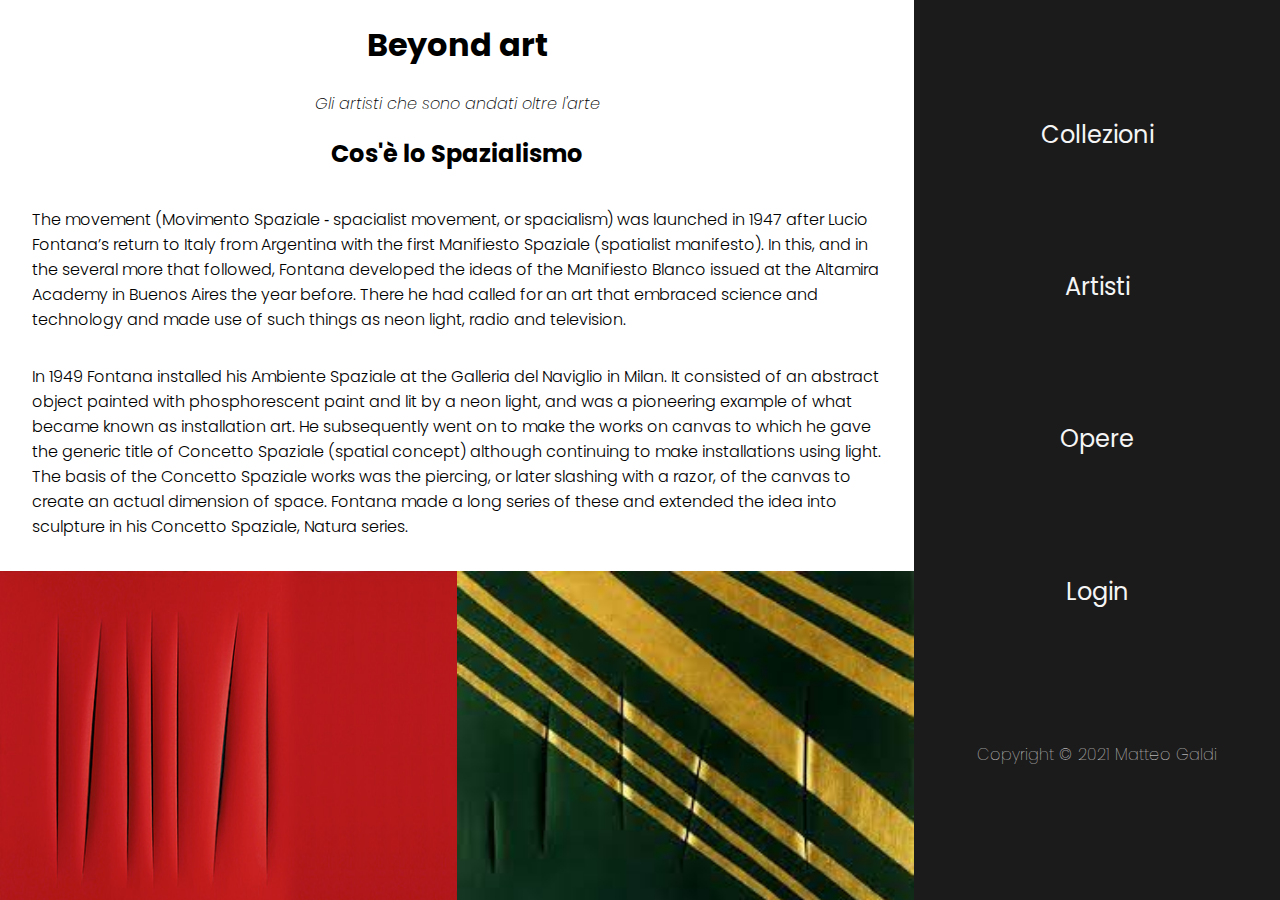
<file: src/main/resources/templates/index.html>
<!DOCTYPE html>
<html lang="it" xmlns:th="http://www.thymeleaf.org">
<head>
    <meta charset="UTF-8">
    <title>Title</title>
    <link rel="stylesheet" th:href="@{/css/style.css}" href="../static/css/style.css">
</head>
<body>

<div class="grid">
    <main class="main-content">
        <h1>Beyond art</h1>
        <i>Gli artisti che sono andati oltre l'arte</i>
        <h2>Cos'è lo Spazialismo</h2>
        <p>The movement (Movimento Spaziale &hyphen; spacialist movement, or spacialism) was launched in 1947 after
            Lucio
            Fontana’s return to Italy from Argentina with the first Manifiesto Spaziale (spatialist manifesto). In this,
            and in the several more that followed, Fontana developed the ideas of the Manifiesto Blanco issued at the
            Altamira Academy in Buenos Aires the year before. There he had called for an art that embraced science and
            technology and made use of such things as neon light, radio and television.</p>

        <p>In 1949 Fontana installed his Ambiente Spaziale at the Galleria del Naviglio in Milan. It consisted of an
            abstract object painted with phosphorescent paint and lit by a neon light, and was a pioneering example of
            what became known as installation art. He subsequently went on to make the works on canvas to which he gave
            the generic title of Concetto Spaziale (spatial concept) although continuing to make installations using
            light. The basis of the Concetto Spaziale works was the piercing, or later slashing with a razor, of the
            canvas to create an actual dimension of space. Fontana made a long series of these and extended the idea
            into sculpture in his Concetto Spaziale, Natura series.</p>

        <div class="flagship">
            <div class="artwork">
                <img src="../static/images/spatialism.jpeg" th:src="@{/images/spatialism.jpeg}" alt="spatialism">
            </div>

            <div class="artwork">
                <img src="../static/images/spatialism2.jpeg" th:src="@{/images/spatialism2.jpeg}" alt="spatialism">
            </div>

            <div class="artwork">
                <img src="../static/images/spatialism3.jpeg" th:src="@{/images/spatialism3.jpeg}" alt="spatialism">
            </div>

            <div class="artwork">
                <img src="../static/images/spatialism4.jpeg" th:src="@{/images/spatialism4.jpeg}" alt="spatialism">
            </div>
        </div>

    </main>

    <nav>
        <a th:href="@{/collections}">Collezioni</a>
        <a th:href="@{/artists}">Artisti</a>
        <a th:href="@{/artworks}">Opere</a>
        <a th:href="@{/login}">Login</a>

        <footer>
            <p>Copyright &copy; 2021 Matteo Galdi</p>
        </footer>
    </nav>


</div>

</body>
</html>
</file>
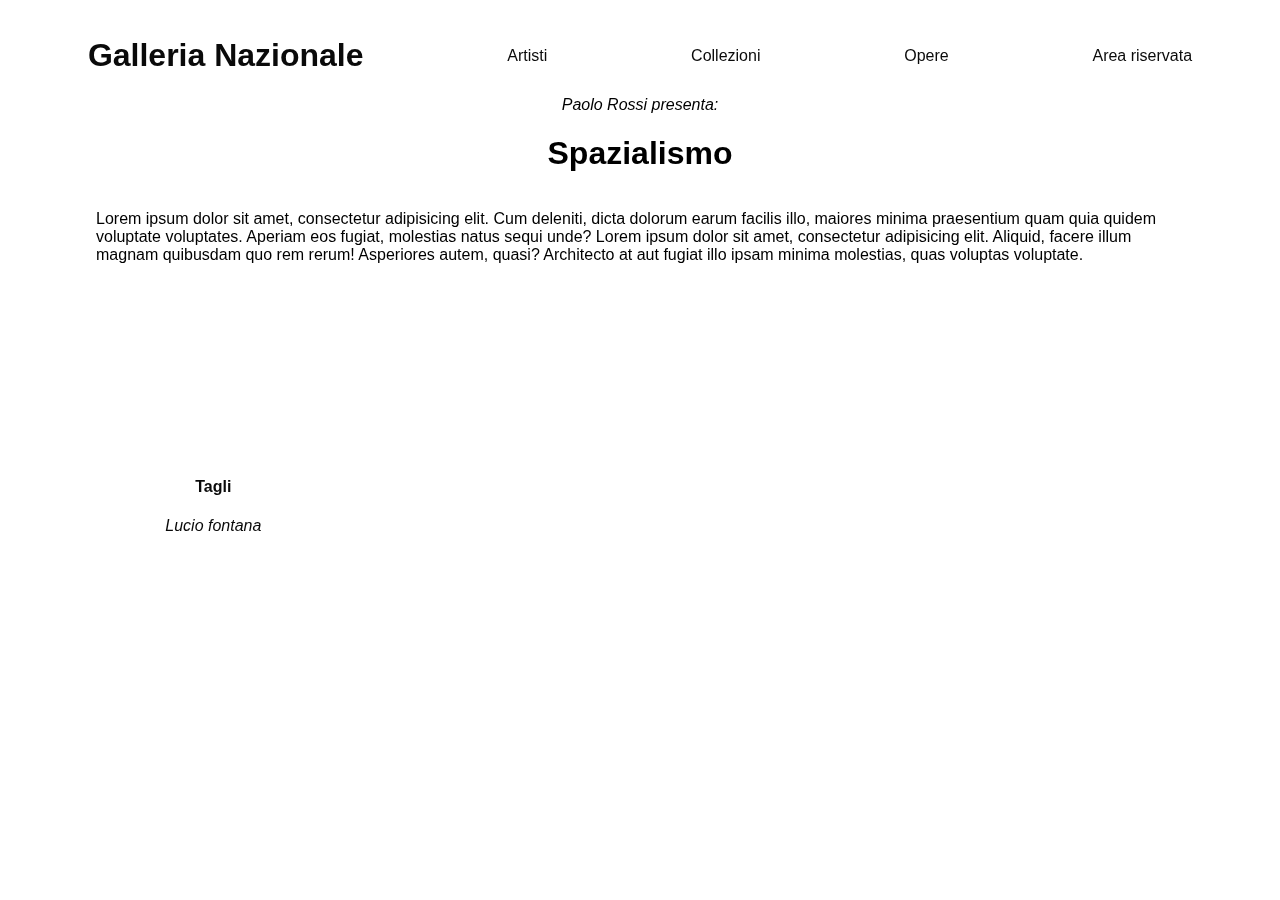
<file: src/main/resources/templates/artCollection.html>
<!DOCTYPE html>
<html lang="en">
<head>
    <meta charset="UTF-8">
    <link rel="stylesheet" href="../static/css/collections.css" th:href="@{/css/collections.css}">
    <title>Title</title>
</head>
<body>


<div class="intro">

    <nav>
        <a th:href="@{/index}">
            <h1>Galleria Nazionale</h1>
        </a>

        <div class="scale-up-center">
            <a th:href="@{/artists}">Artisti</a>
        </div>
        <div class="scale-up-center">
            <a th:href="@{/collections}">Collezioni</a>
        </div>

        <div class="scale-up-center">
            <a th:href="@{/artworks}">Opere</a>
        </div>

        <div class="scale-up-center">
            <a th:href="@{/login}">Area riservata</a>
        </div>

    </nav>
    <i th:text="|${artCollection.curator.name} ${artCollection.curator.surname} presenta:|">Paolo Rossi presenta:</i>
    <h1 th:text="${artCollection.name}">Spazialismo</h1>
    <p th:text="${artCollection.description}">Lorem ipsum dolor sit amet, consectetur adipisicing elit. Cum deleniti,
        dicta dolorum earum facilis illo,
        maiores minima praesentium quam quia quidem voluptate voluptates. Aperiam eos fugiat, molestias natus sequi
        unde? Lorem ipsum dolor sit amet, consectetur adipisicing elit. Aliquid, facere illum magnam quibusdam quo rem
        rerum! Asperiores autem, quasi? Architecto at aut fugiat illo ipsam minima molestias, quas voluptas
        voluptate.</p>
</div>

<div class="grid-wrapper">
    <!--/*@thymesVar id="artwork" type="it.uniroma3.siw.ProgettoSIW.model.Artwork"*/-->

    <div class="artwork" th:each="artwork : ${artCollection.artworkList}"
         th:style="'background-image: url('+ '/images/' + ${artwork.photoURL}+');'">
        <a th:href="'/artwork/'+${artwork.id}">
            <div class="artwork-info">
                <h4 th:text="${artwork.title}">Tagli </h4>
                <i th:text="|${artwork.artist.name} ${artwork.artist.surname}|">Lucio fontana</i>
            </div>
        </a>
    </div>
</div>

</body>
</html>
</file>
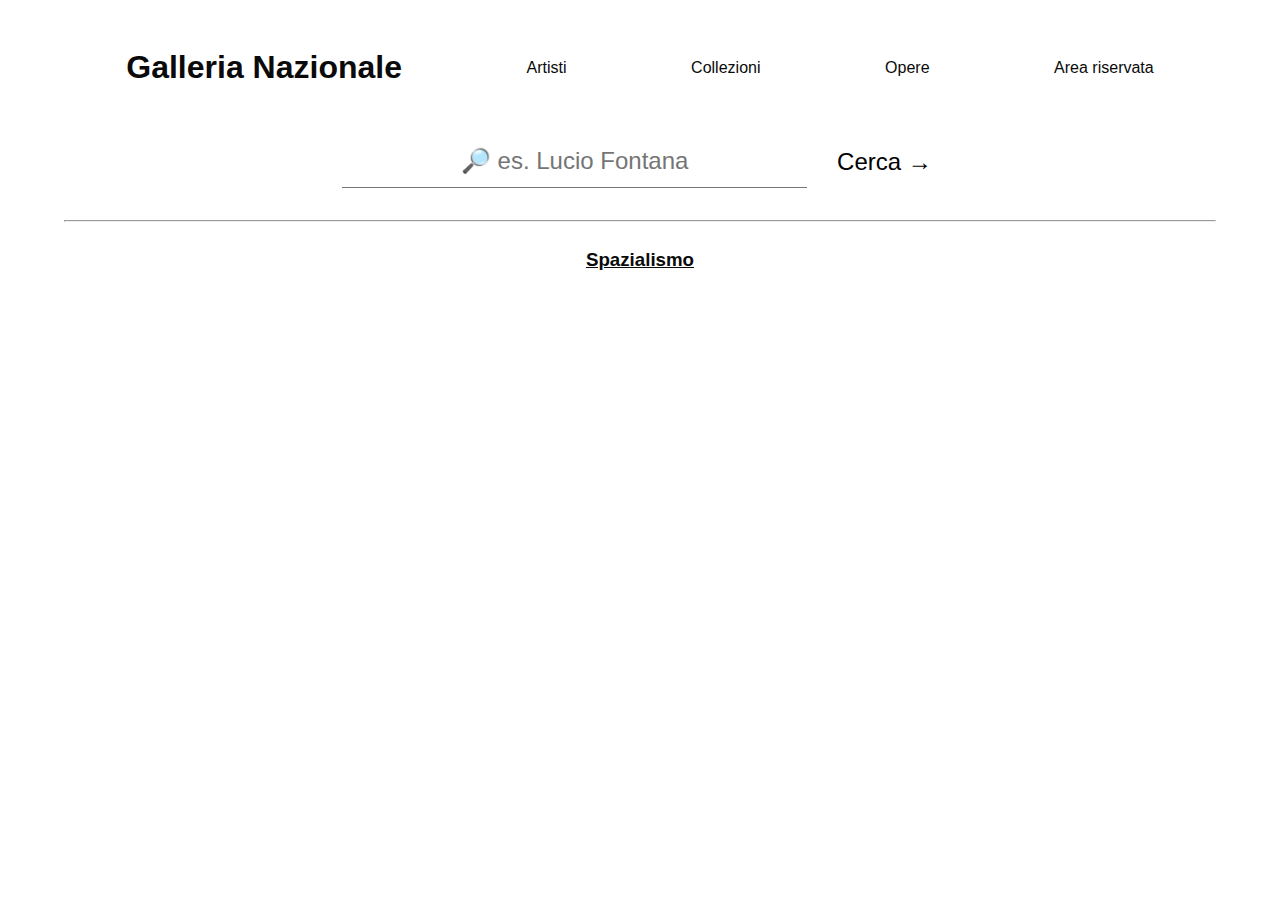
<file: src/main/resources/templates/artCollections.html>
<!DOCTYPE html>
<html lang="en">
<head>
    <meta charset="UTF-8">
    <link rel="stylesheet" href="../static/css/artists.css" th:href="@{/css/artists.css}">
    <title>Collezioni</title>
</head>
<body>
<div class="grid">
    <nav>
        <a th:href="@{/index}">
            <h1>Galleria Nazionale</h1>
        </a>

        <div class="scale-up-center">
            <a th:href="@{/artists}">Artisti</a>
        </div>
        <div class="scale-up-center">
            <a th:href="@{/collections}">Collezioni</a>
        </div>

        <div class="scale-up-center">
            <a th:href="@{/artworks}">Opere</a>
        </div>

        <div class="scale-up-center">
            <a th:href="@{/login}">Area riservata</a>
        </div>
    </nav>

    <div class="artists">
        <form action="" method="post">
            <div>
                <label for="artist"></label>
                <input type="text" name="artistSurname" id="artist" placeholder="🔎 es. Lucio Fontana">
                <button type="submit">Cerca →</button>
            </div>
        </form>

        <!--/*@thymesVar id="artCollection" type="it.uniroma3.siw.ProgettoSIW.model.ArtCollection"*/-->
        <div class="all-artists">
            <div th:each="artCollection : ${artCollections}">
                <hr>
                <div class="artist-info">
                    <a href="artist.html" th:href="'/collection/'+${artCollection.id}">
                        <h3 th:text="|${artCollection.name}|">Spazialismo</h3>
                    </a>
                </div>
            </div>

        </div>
    </div>
</div>
</body>
</html>
</file>
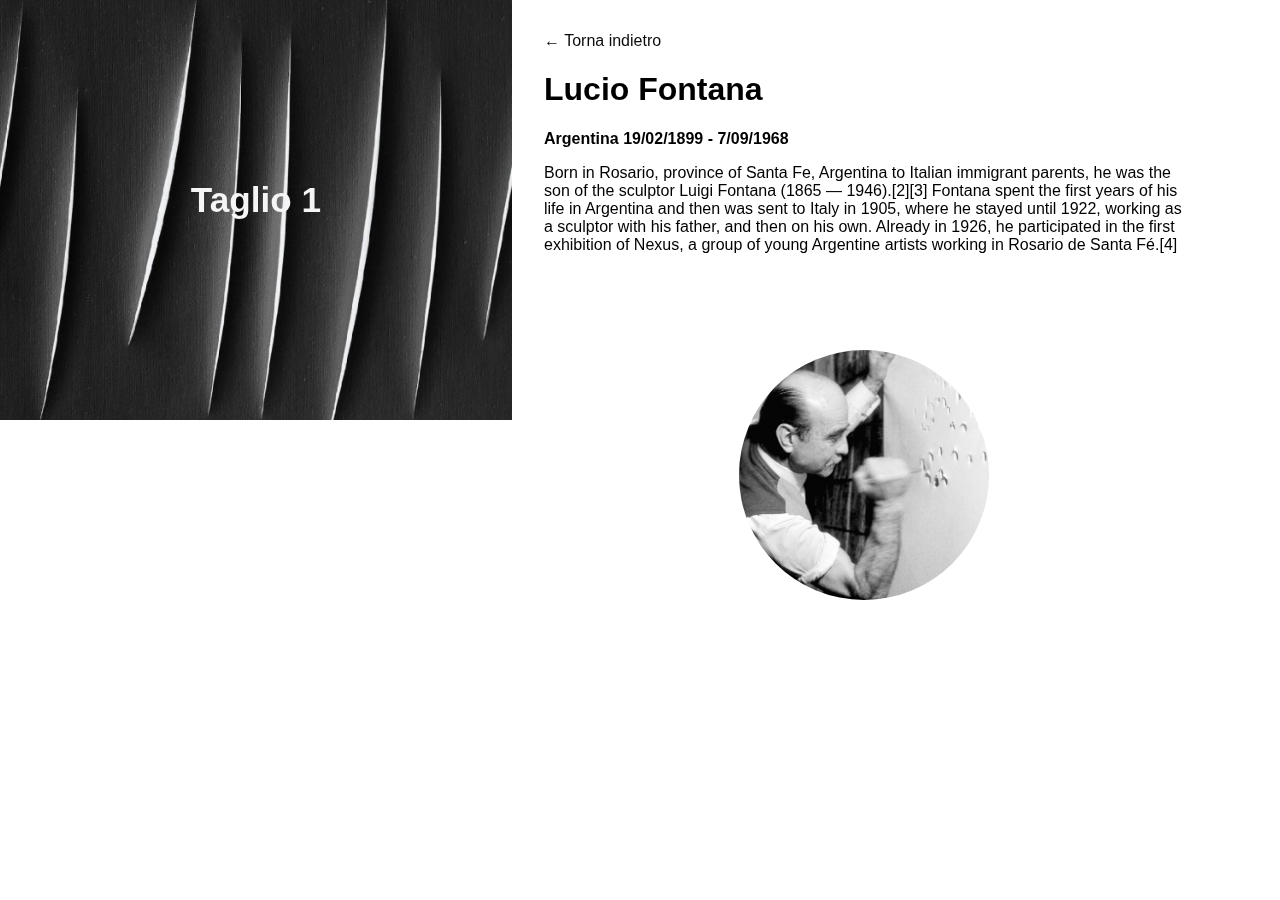
<file: src/main/resources/templates/artist.html>
<!DOCTYPE html>
<html lang="en">
<head>
    <meta charset="UTF-8">
    <title>Title</title>
    <link rel="stylesheet" href="../static/css/artist.css" th:href="@{/css/artist.css}">
</head>
<body>
<div class="grid">
    <div class="artworks">
        <!--/*@thymesVar id="artwork" type="it.uniroma3.siw.ProgettoSIW.model.Artwork"*/-->
        <div th:each="artwork : ${artworks}" class="image" style="background-image: url('../static/images/tagli.jpeg')"
             th:style="'background-image: url('+ '/images/' + ${artwork.photoURL}+');'">
            <a th:href="@{'/artwork' + '/' + ${artwork.id}}">
                <div class="image-detail">
                    <h1 th:text="*{artwork.title}">Taglio 1</h1>
                </div>
            </a>
        </div>

    </div>
    <div class="bio">
        <a onclick="goBack()">← Torna indietro</a>
        <h1 th:text="|${artist.name} ${artist.surname}|">Lucio Fontana</h1>

        <b th:text="*{artist.nationality}">Argentina <span th:text="*{artist.dateOfBirth}">19/02/1899</span> <span
                th:text="*{artist.dateOfDeath}">- 7/09/1968</span></b>

        <p th:text="*{artist.biography}">Born in Rosario, province of Santa Fe, Argentina to Italian immigrant parents,
            he was the son of the sculptor
            Luigi Fontana (1865 — 1946).[2][3] Fontana spent the first years of his life in Argentina and then was sent
            to
            Italy in 1905, where he stayed until 1922, working as a sculptor with his father, and then on his own.
            Already
            in 1926, he participated in the first exhibition of Nexus, a group of young Argentine artists working in
            Rosario
            de Santa Fé.[4]
        </p>

        <div class="photo-container">
            <div class="artist-photo">
                <img src="../static/images/fontana.jpeg" alt="lucio fontana"
                     th:src="@{/images/{image}(image=${artist.photoFileName})}">
            </div>
        </div>

    </div>
</div>

<script>
    function goBack() {
        window.history.back()
    }
</script>
</body>
</html>
</file>
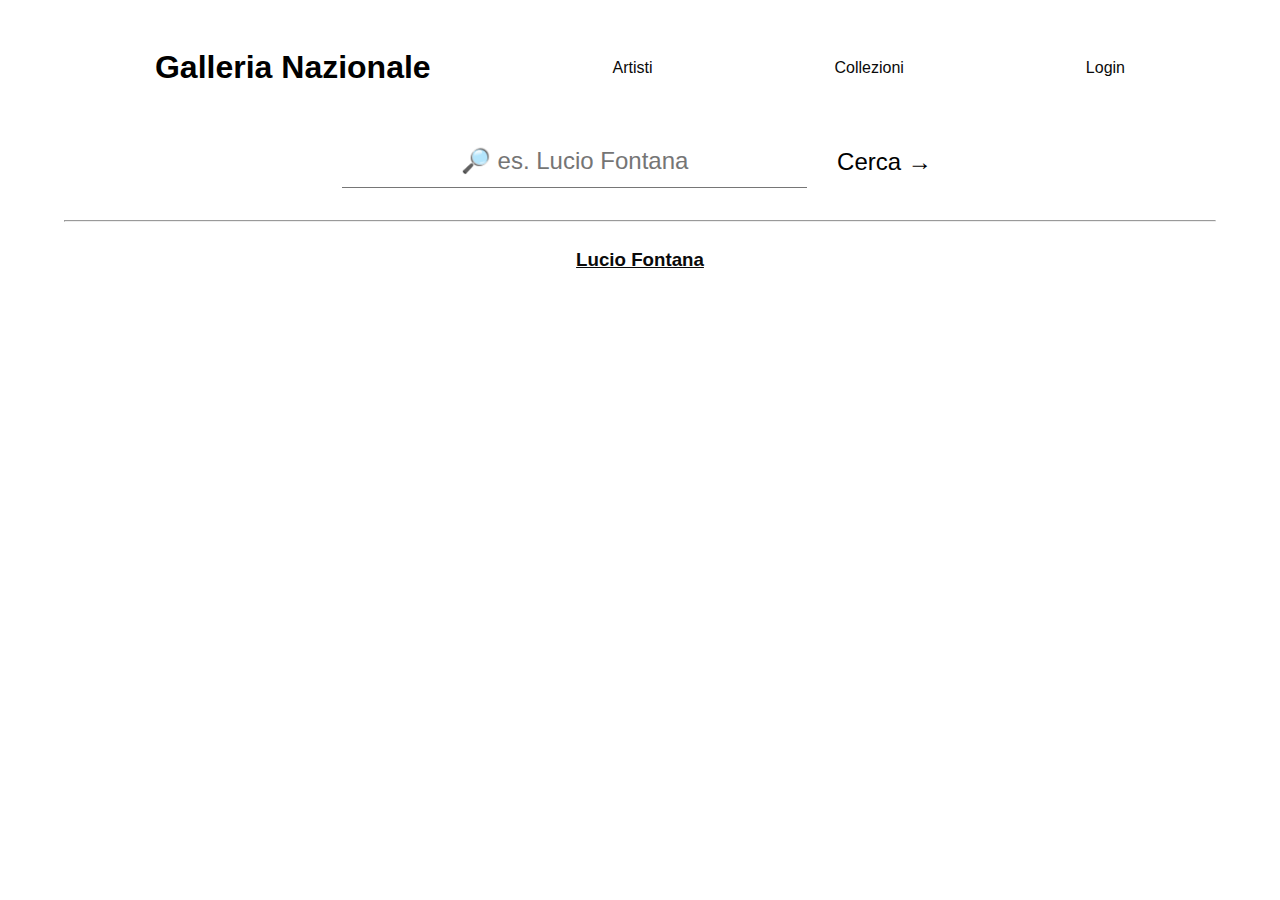
<file: src/main/resources/templates/artists.html>
<!DOCTYPE html>
<html lang="en">
<head>
    <meta charset="UTF-8">
    <title>Artisti</title>
    <link rel="stylesheet" href="../static/css/artists.css" th:href="@{/css/artists.css}">
</head>
<body>
<div class="grid">
    <nav>
        <h1>Galleria Nazionale</h1>

        <div class="scale-up-center">
            <a th:href="@{/artists}">Artisti</a>
        </div>
        <div class="scale-up-center">
            <a th:href="@{/collections}">Collezioni</a>
        </div>
        <div class="scale-up-center">
            <a th:href="@{/login}">Login</a>
        </div>
    </nav>

    <div class="artists">
        <form action="" method="post">
            <div>
                <label for="artist"></label>
                <input type="text" name="artistSurname" id="artist" placeholder="🔎 es. Lucio Fontana">
                <button type="submit">Cerca →</button>
            </div>
        </form>

        <div class="all-artists">
            <div th:each="artist : ${artists}">
                <hr>
                <div class="artist-info">
                    <!--/*@thymesVar id="artist" type="it.uniroma3.siw.ProgettoSIW.model.Artist"*/-->
                    <a href="artist.html" th:href="'/artist/'+${artist.getId()}">
                        <h3 th:text="|${artist.name} ${artist.surname}|">Lucio Fontana</h3>
                    </a>
                </div>
            </div>

        </div>
    </div>
</div>
</body>
</html>
</file>
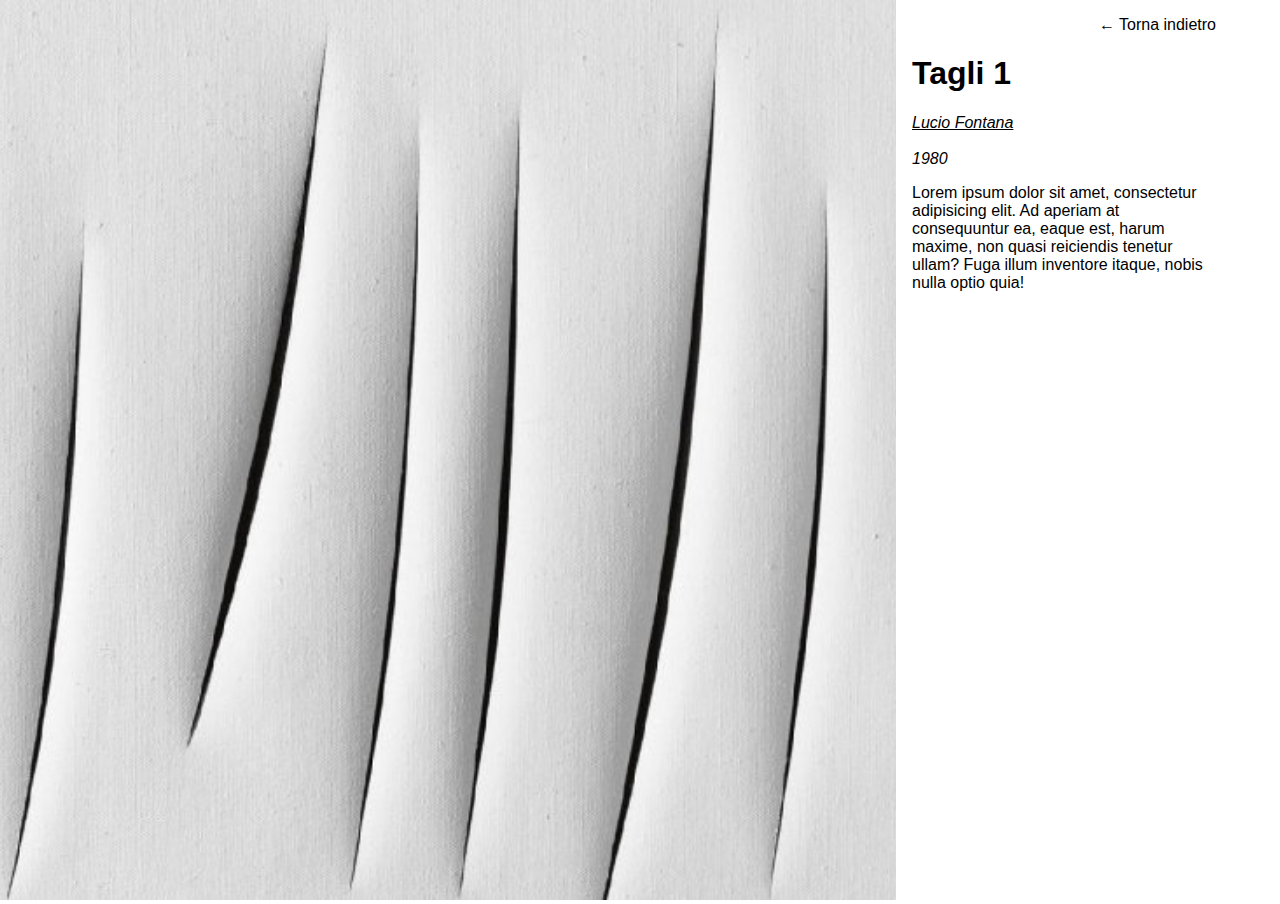
<file: src/main/resources/templates/artwork.html>
<!DOCTYPE html>
<html lang="en">
<head>
    <meta charset="UTF-8">
    <link rel="stylesheet" href="../static/css/artwork.css" th:href="@{/css/artwork.css}">
    <title>Title</title>
</head>
<body>
<!--/*@thymesVar id="artwork" type="it.uniroma3.siw.ProgettoSIW.model.Artwork"*/-->
<div class="grid">
    <div class="artwork">
        <img src="../static/images/tagli.jpeg" alt="" th:src="@{/images/{image}(image=${artwork.photoURL})}">
    </div>
    <div class="description" th:object="${artwork}">
        <a class="go-back" onclick="goBack()">← Torna indietro</a>
        <h1 th:text="${artwork.title}">Tagli 1</h1>
        <a href="" th:href="@{'/artist' + '/' + ${artwork.artist.id}}">
            <i th:text="|${artwork.artist.name} ${artwork.artist.surname}|">Lucio Fontana</i>
        </a>
        <br>
        <i th:text="${artwork.year}">1980</i>

        <p th:text="${artwork.description}">Lorem ipsum dolor sit amet, consectetur adipisicing elit. Ad aperiam at
            consequuntur ea, eaque est, harum
            maxime, non quasi reiciendis tenetur ullam? Fuga illum inventore itaque, nobis nulla optio quia!</p>
    </div>
</div>

<script>
    function goBack() {
        window.history.back();
    }
</script>
</body>
</html>
</file>
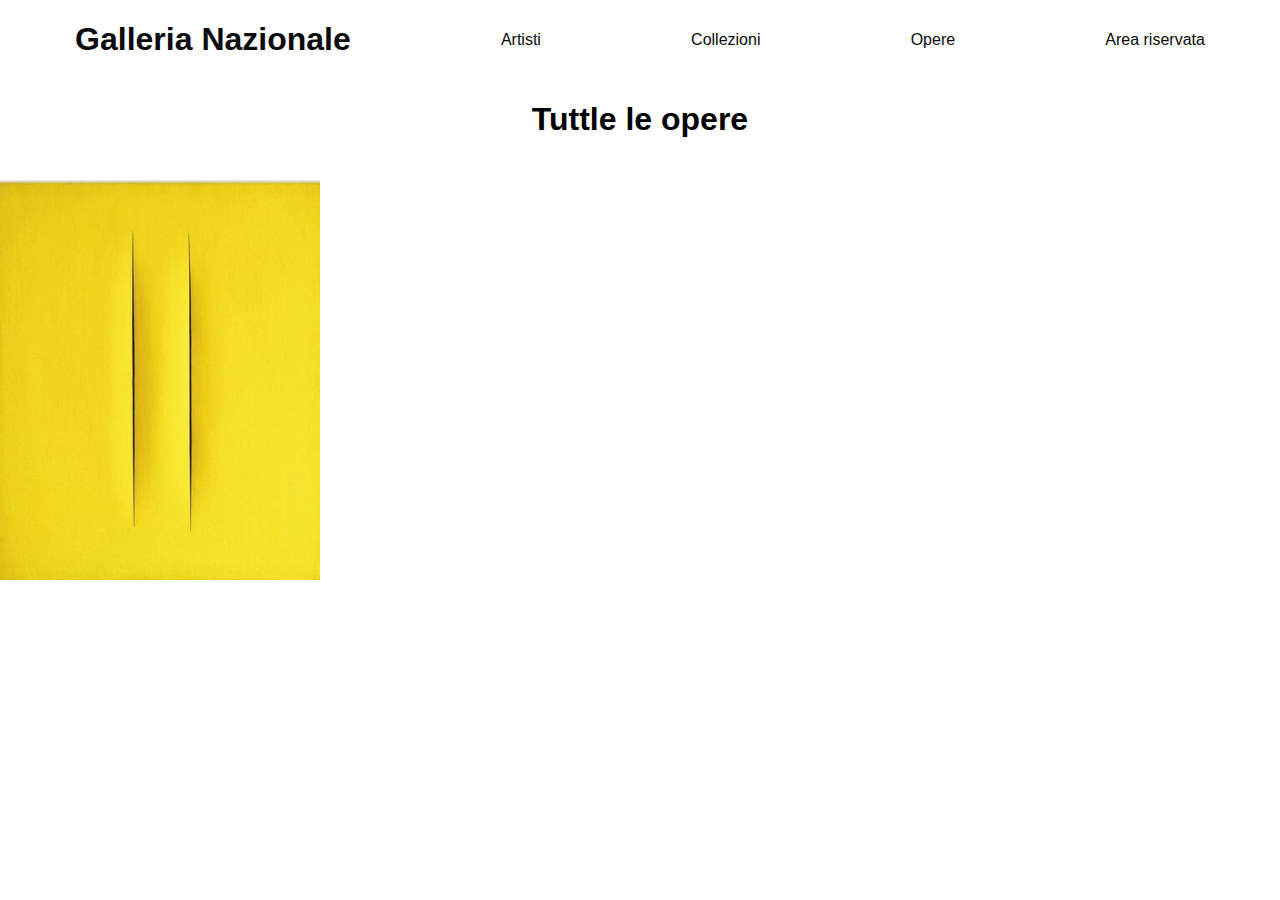
<file: src/main/resources/templates/artworks.html>
<!DOCTYPE html>
<html lang="en">
<head>
    <meta charset="UTF-8">
    <link rel="stylesheet" href="../static/css/artworks.css" th:href="@{/css/artworks.css}">
    <title>Title</title>
</head>
<body>

<div class="top">
    <nav>
        <a th:href="@{/index}">
            <h1>Galleria Nazionale</h1>
        </a>

        <div class="scale-up-center">
            <a th:href="@{/artists}">Artisti</a>
        </div>
        <div class="scale-up-center">
            <a th:href="@{/collections}">Collezioni</a>
        </div>

        <div class="scale-up-center">
            <a th:href="@{/artworks}">Opere</a>
        </div>

        <div class="scale-up-center">
            <a th:href="@{/login}">Area riservata</a>
        </div>

    </nav>

    <h1>Tuttle le opere</h1>
</div>

<div class="grid">
    <!--/*@thymesVar id="artwork" type="it.uniroma3.siw.ProgettoSIW.model.Artwork"*/-->
    <a th:each="artwork : ${artworks}" th:href="'/artwork/'+${artwork.id}">
        <img src="../static/images/spatialism4.jpeg" th:src="@{/images/{image}(image=${artwork.photoURL})}" alt="">
    </a>

</div>

</body>
</html>
</file>
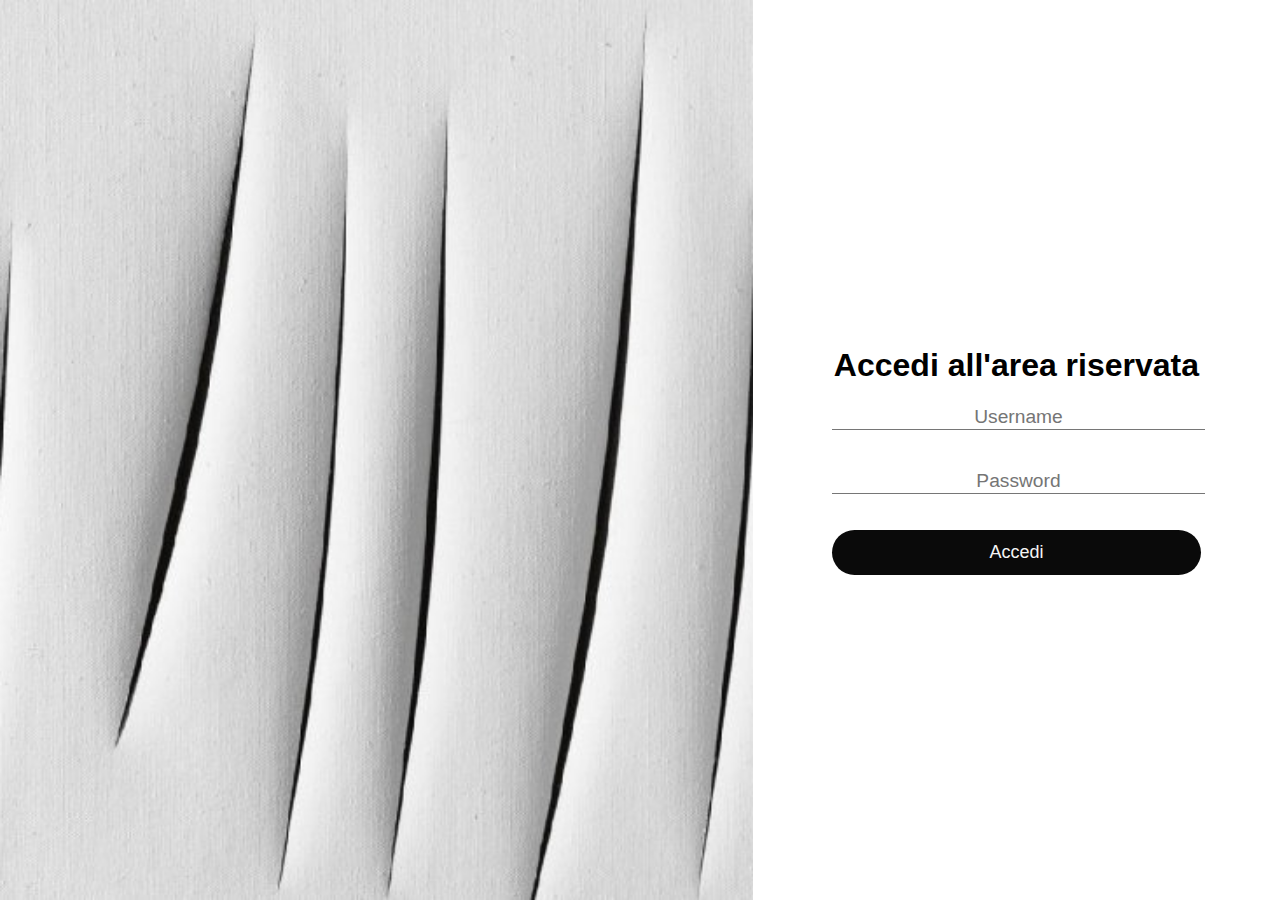
<file: src/main/resources/templates/login.html>
<!DOCTYPE html>
<html lang="en">
<head>
    <link rel="stylesheet" href="../static/css/login.css" th:href="@{/css/login.css}">
    <meta charset="UTF-8">
    <title>Login</title>
</head>
<body>
<div class="grid">
    <div class="bg-image" th:style="'background-image: url('+ '/images/tagli.jpeg' +');'"
         style="background-image: url('../static/images/tagli.jpeg')"></div>
    <div class="form-container">
        <h1>Accedi all'area riservata</h1>
        <form th:action="@{/login}" method="post">
            <label for="username"></label>
            <input type="text" name="username" id="username" placeholder="Username">

            <label for="password"></label>
            <input type="password" name="password" id="password" placeholder="Password">

            <button type="submit">Accedi</button>
        </form>

    </div>
</div>
</body>
</html>
</file>
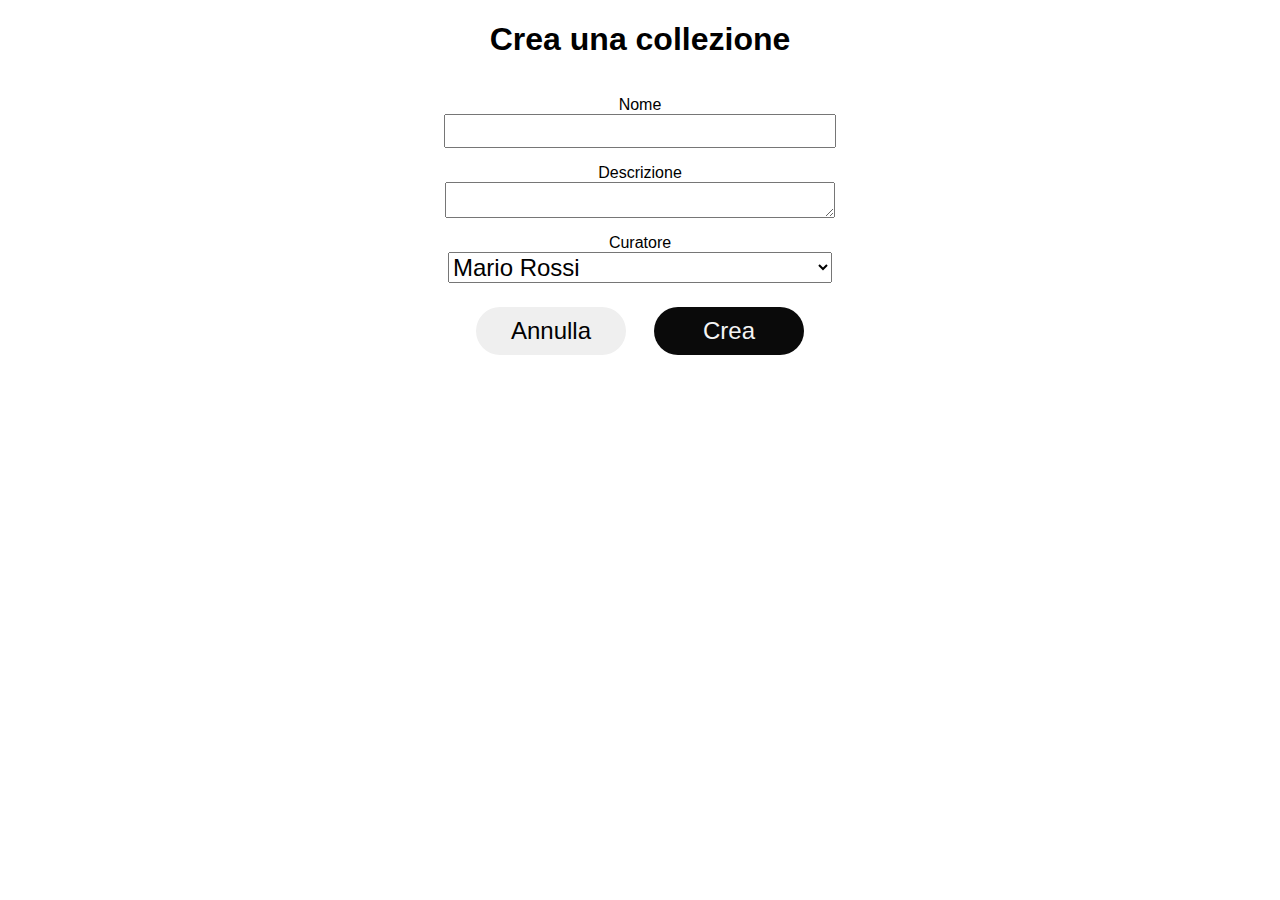
<file: src/main/resources/templates/admin/artCollectionForm.html>
<!DOCTYPE html>
<html lang="en">
<head>
    <meta charset="UTF-8">
    <link rel="stylesheet" href="../../static/css/adminForm.css" th:href="@{/css/adminForm.css}">
    <title>Title</title>
</head>
<body>
<div class="grid">
    <h1>Crea una collezione</h1>
    <!--/*@thymesVar id="artCollection" type="it.uniroma3.siw.ProgettoSIW.model.ArtCollection"*/-->
    <form th:action="@{/admin/collection}" method="post" th:object="${artCollection}">
        <label for="name">Nome</label>
        <input type="text" id="name" th:field="*{name}">

        <label for="desc">Descrizione</label>
        <textarea id="desc" th:field="*{description}"></textarea>

        <!--/*@thymesVar id="curator" type="it.uniroma3.siw.ProgettoSIW.model.Curator"*/-->
        <label for="artist">Curatore</label>
        <select id="artist" th:field="*{curator}">
            <option th:each="curator : ${curators}" th:value="${curator.id}"
                    th:text="|${curator.name} ${curator.surname}|">
                Mario Rossi
            </option>
        </select>

        <div>
            <button type="reset" onclick="goBack()">Annulla</button>
            <button type="submit">Crea</button>
        </div>
    </form>
</div>

<script>
    function goBack() {
        window.history.back();
    }
</script>
</body>
</html>
</file>
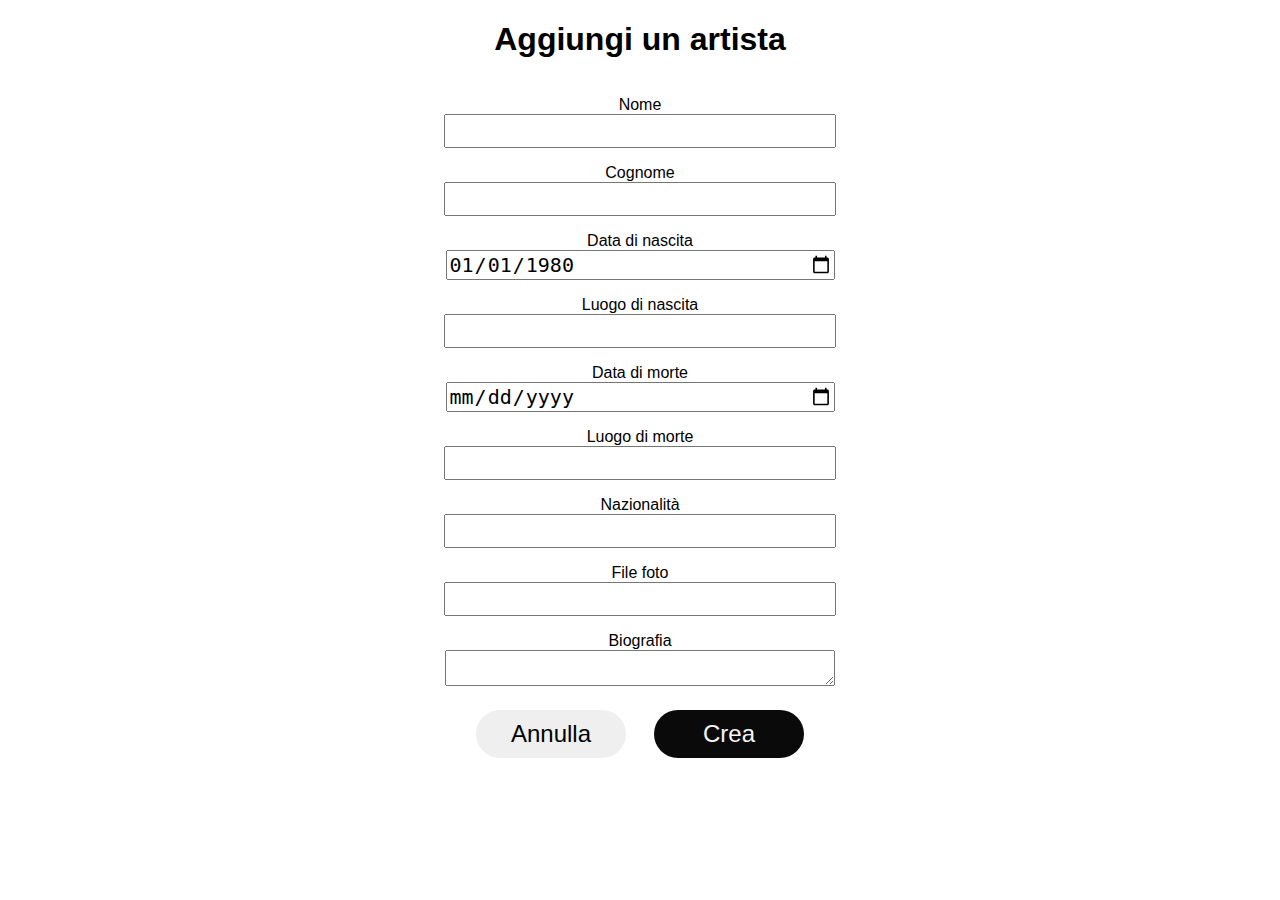
<file: src/main/resources/templates/admin/artistForm.html>
<!DOCTYPE html>
<html lang="en">
<head>
    <meta charset="UTF-8">
    <link rel="stylesheet" href="../../static/css/adminForm.css" th:href="@{/css/adminForm.css}">
    <title>Inserisci artista</title>
</head>
<body>
<div class="grid">
    <h1>Aggiungi un artista</h1>
    <!--/*@thymesVar id="artist" type="it.uniroma3.siw.ProgettoSIW.model.Artist"*/-->
    <form th:action="@{/admin/artist}" method="post" th:object="${artist}">
        <label for="name">Nome</label>
        <input type="text" id="name" th:field="*{name}">

        <label for="surname">Cognome</label>
        <input type="text" id="surname" th:field="*{surname}">

        <label for="dob">Data di nascita</label>
        <input type="date" id="dob" value="1980-01-01" th:field="*{dateOfBirth}">

        <label for="pob">Luogo di nascita</label>
        <input type="text" id="pob" th:field="*{placeOfBirth}">

        <label for="dod">Data di morte</label>
        <input type="date" id="dod" th:field="*{dateOfDeath}">

        <label for="pod">Luogo di morte</label>
        <input type="text" id="pod" th:field="*{placeOfDeath}">

        <label for="nation">Nazionalità</label>
        <input type="text" id="nation" th:field="*{nationality}">

        <label for="photo">File foto</label>
        <input type="text" id="photo" th:field="*{photoFileName}">

        <label for="bio">Biografia</label>
        <textarea id="bio" th:field="*{biography}"></textarea>
        <div>
            <button type="reset" onclick="goBack()">Annulla</button>
            <button type="submit">Crea</button>
        </div>
    </form>
</div>

<script>
    function goBack() {
        window.history.back();
    }
</script>
</body>
</html>
</file>
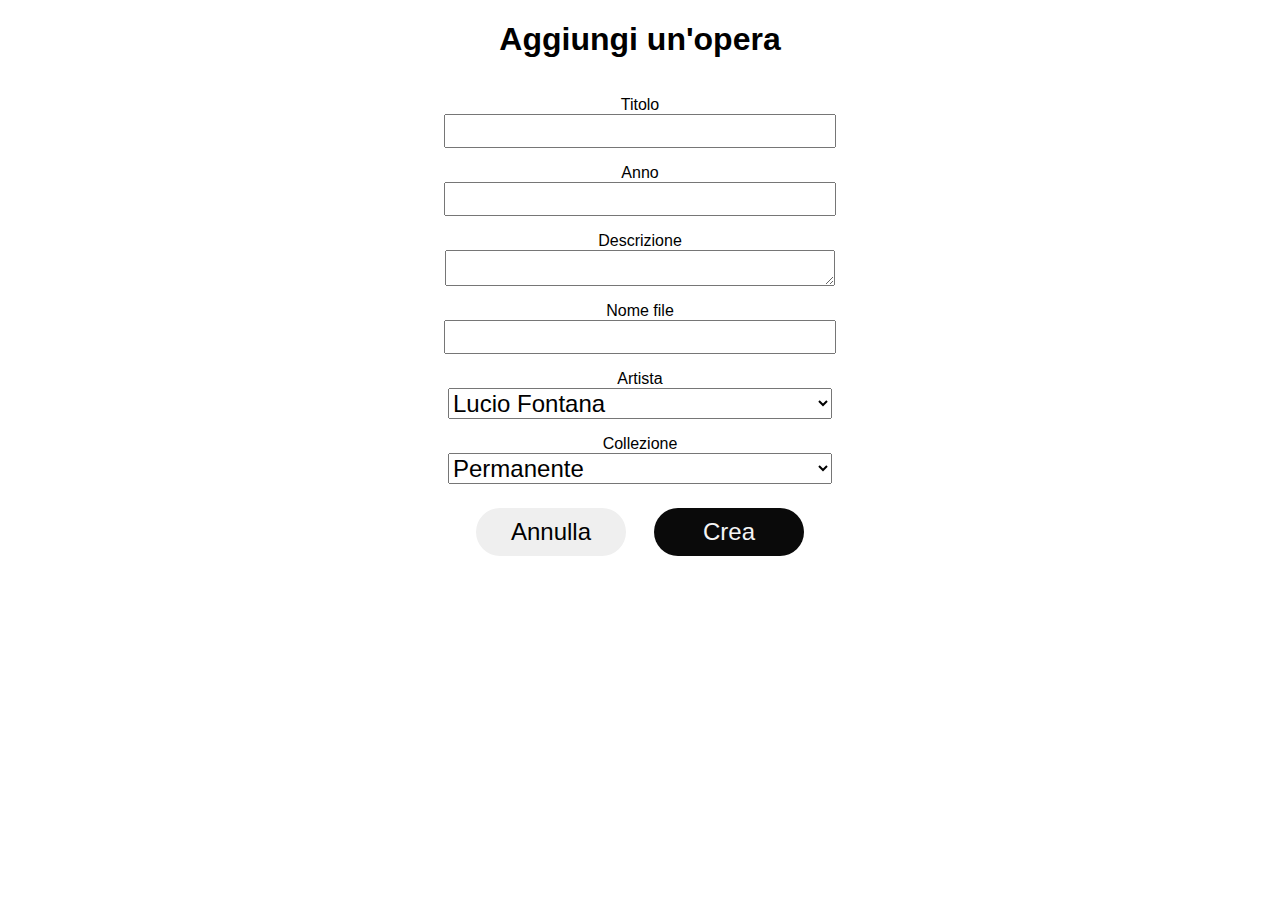
<file: src/main/resources/templates/admin/artworkForm.html>
<!DOCTYPE html>
<html lang="en">
<head>
    <meta charset="UTF-8">
    <link rel="stylesheet" href="../../static/css/adminForm.css" th:href="@{/css/adminForm.css}">
    <title>Title</title>

</head>
<body>

<div class="grid">
    <h1>Aggiungi un'opera</h1>
    <!--/*@thymesVar id="artwork" type="it.uniroma3.siw.ProgettoSIW.model.Artwork"*/-->
    <form th:action="@{/admin/artwork}" method="post" th:object="${artwork}">
        <label for="name">Titolo</label>
        <input type="text" id="name" th:field="*{title}">

        <label for="year">Anno</label>
        <input type="number" id="year" th:field="*{year}">

        <label for="desc">Descrizione</label>
        <textarea id="desc" th:field="*{description}"></textarea>

        <label for="pu">Nome file</label>
        <input type="text" id="pu" th:field="*{photoURL}">

        <!--/*@thymesVar id="artist" type="it.uniroma3.siw.ProgettoSIW.model.Artist"*/-->
        <label for="artist">Artista</label>
        <select id="artist" th:field="*{artist}">
            <option th:each="artist : ${artists}" th:value="${artist.id}" th:text="|${artist.name} ${artist.surname}|">
                Lucio Fontana
            </option>
        </select>

        <!--/*@thymesVar id="artCollection" type="it.uniroma3.siw.ProgettoSIW.model.ArtCollection"*/-->
        <label for="collection">Collezione</label>
        <select id="collection" th:field="*{artCollection}">
            <option th:each="artCollection : ${artCollections}" th:value="${artCollection.id}" th:text="${artCollection.name}">
                Permanente
            </option>
        </select>


        <div>
            <button type="reset" onclick="goBack()">Annulla</button>
            <button type="submit">Crea</button>
        </div>
    </form>
</div>
<script>
    function goBack() {
        window.history.back();
    }
</script>
</body>
</html>
</file>
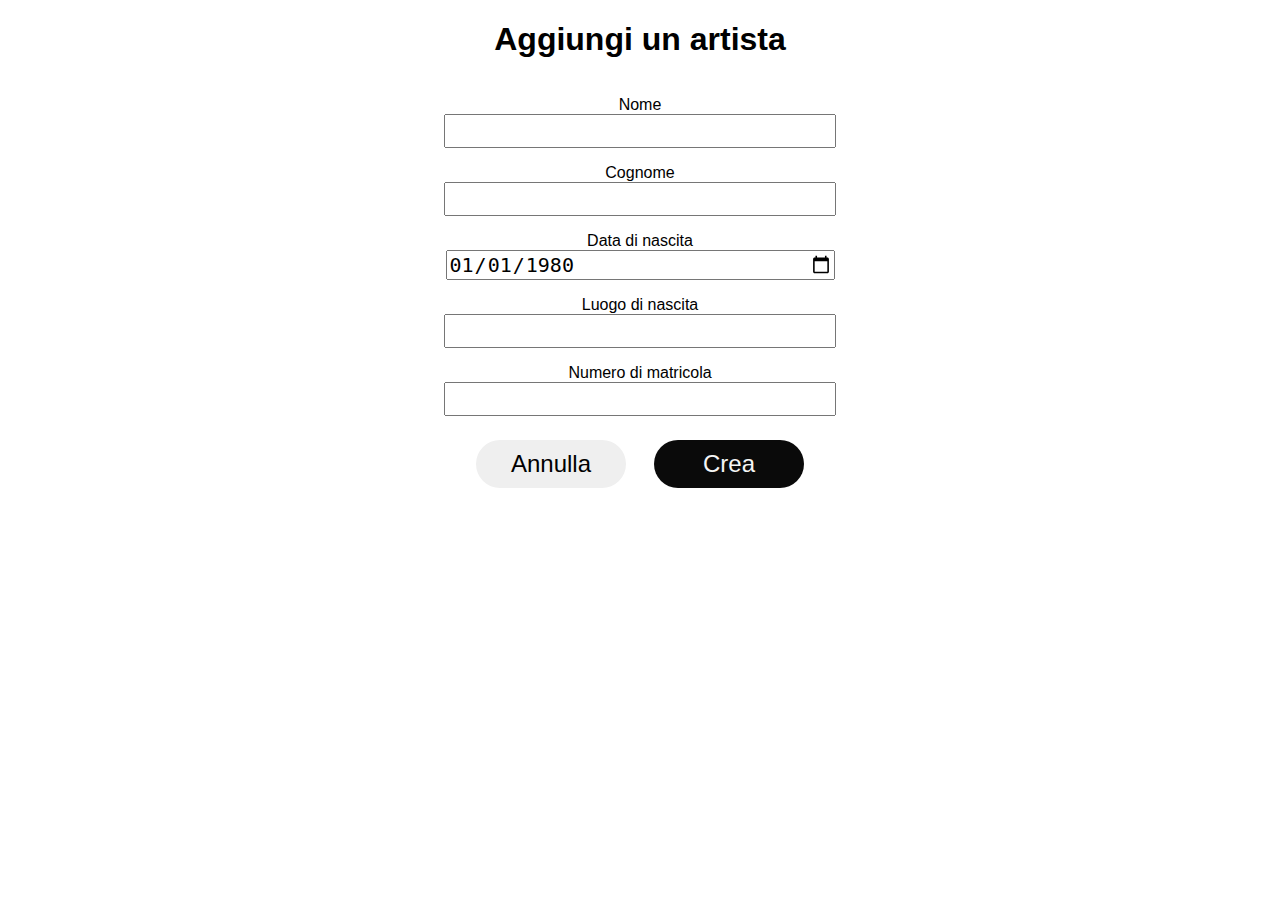
<file: src/main/resources/templates/admin/curatorForm.html>
<!DOCTYPE html>
<html lang="en">
<head>
    <meta charset="UTF-8">
    <link rel="stylesheet" href="../../static/css/adminForm.css" th:href="@{/css/adminForm.css}">
    <title>Title</title>
</head>
<body>
<div class="grid">
    <h1>Aggiungi un artista</h1>
    <!--/*@thymesVar id="curator" type="it.uniroma3.siw.ProgettoSIW.model.Curator"*/-->
    <form th:action="@{/admin/curator}" method="post" th:object="${curator}">
        <label for="name">Nome</label>
        <input type="text" id="name" th:field="*{name}">

        <label for="surname">Cognome</label>
        <input type="text" id="surname" th:field="*{surname}">

        <label for="dob">Data di nascita</label>
        <input type="date" id="dob" value="1980-01-01" th:field="*{dateOfBirth}">

        <label for="pob">Luogo di nascita</label>
        <input type="text" id="pob" th:field="*{placeOfBirth}">

        <label for="badge">Numero di matricola</label>
        <input type="text" id="badge" th:field="*{badge}">


        <div>
            <button type="reset" onclick="goBack()">Annulla</button>
            <button type="submit">Crea</button>
        </div>
    </form>
</div>
<script>
    function goBack() {
        window.history.back();
    }
</script>
</body>
</html>
</file>
<file: src/main/resources/static/css/style.css>
@import url('https://fonts.googleapis.com/css2?family=Poppins:wght@100;300;500;800;900&display=swap');
@import "reset.css";
@import "animations.css";

.grid {
    height: 100vh;
    display: grid;
    grid-template-rows: [first] 10% [second] 90%;
    grid-template-columns: [first] 1fr [second] 0.4fr;
}

.main-content {
    height: 100%;
    overflow: scroll;
    grid-row-start: 1;
    grid-row-end: 3;
    display: flex;
    flex-direction: column;
    align-items: center;
}

.main-content > i {
    font-weight: 200;
}

.main-content > p {
    padding: 0 2em;
    font-weight: 300;
}

.flagship {
    padding-top: 1em;
    display: grid;
    width: 100%;
    height: 100%;
    grid-template-columns: repeat(2, 1fr);
}

.artwork {
    object-fit: cover;
    object-position: center;
}

.artwork>img {
    width: 100%;
    height: 100%;
}

nav {
    display: flex;
    flex-direction: column;
    align-items: center;
    justify-content: space-evenly;
    grid-column-start: 2;
    grid-row-start: 1;
    grid-row-end: -1;
    background-color: #1c1b1b;
    color: whitesmoke;
}

nav > a {
    font-size: x-large;
    transform: scale(1);
    transition-duration: 0.3s;
    color: whitesmoke;
    text-decoration: none;
}

nav > a:hover {
    cursor: pointer;
    transform: scale(1.2);
    transition-duration: 0.3s;
    transition-timing-function: ease;
}

footer {
    flex-shrink: 0;
    font-weight: lighter;
    justify-self: flex-end;
}
</file>
